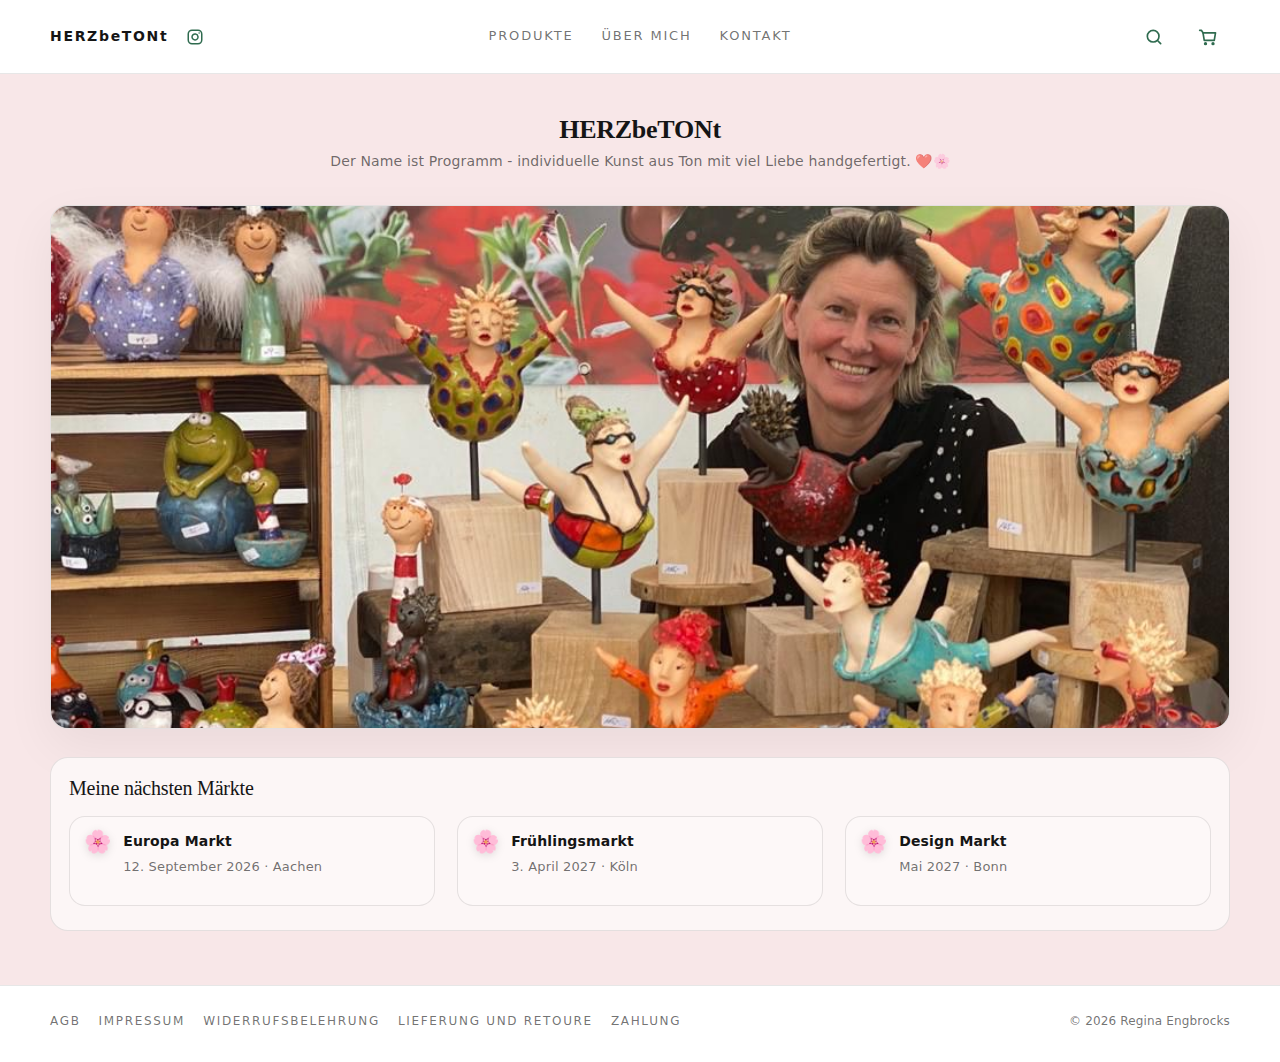
<file: index.html>
<!doctype html>
<html lang="de">
<head>
  <meta charset="utf-8" />
  <meta name="viewport" content="width=device-width,initial-scale=1" />
  <title>Regina Engbrocks</title>
  <link rel="stylesheet" href="style.css">
</head>

<body>
  <header class="nav" role="banner">
    <div class="container nav-inner">
      <div class="brand">
        <a class="brand-link" href="#">
          <span>HERZbeTONt</span>
        </a>

        <a class="social social-instagram" href="https://www.instagram.com/herzbetont/?hl=de" target="_blank" rel="noopener noreferrer" aria-label="Instagram">
          <svg class="icon" viewBox="0 0 24 24" fill="none" stroke-width="2" stroke-linecap="round" stroke-linejoin="round" aria-hidden="true">
            <rect x="3" y="3" width="18" height="18" rx="5" ry="5"></rect>
            <path d="M16 11.37A4 4 0 1 1 12.63 8 4 4 0 0 1 16 11.37z"></path>
            <line x1="17.5" y1="6.5" x2="17.5" y2="6.5"></line>
          </svg>
        </a>
      </div>

      <nav class="menu" aria-label="Hauptnavigation">
         <a href="produkte.html">Produkte</a>
         <a href="uebermich.html">Über mich</a>
         <a href="kontakt.html">Kontakt</a>
      </nav>

      <div class="actions">
        <button class="icon-btn" type="button" aria-label="Suche öffnen" onclick="openSearch()">
          <!-- Search icon -->
          <svg class="icon" viewBox="0 0 24 24" fill="none" stroke-width="2" stroke-linecap="round" stroke-linejoin="round" aria-hidden="true">
            <circle cx="11" cy="11" r="7"></circle>
            <path d="M20 20l-3.2-3.2"></path>
          </svg>
        </button>

        <button class="icon-btn badge" data-count="0" type="button" aria-label="Warenkorb öffnen" onclick="openCart()">
          <!-- Cart icon -->
          <svg class="icon" viewBox="0 0 24 24" fill="none" stroke-width="2" stroke-linecap="round" stroke-linejoin="round" aria-hidden="true">
            <path d="M6 7h15l-1.5 9h-12z"></path>
            <path d="M6 7l-2-3H2"></path>
            <circle cx="9" cy="20" r="1"></circle>
            <circle cx="18" cy="20" r="1"></circle>
          </svg>
        </button>
      </div>
    </div>
  </header>

  <main>
    <div class="intro">
    <h1>HERZbeTONt</h1>
    <p>Der Name ist Programm - individuelle Kunst aus Ton mit viel Liebe handgefertigt. ❤️🌸 </p>
  </div>
    <!-- HERO -->
    <section class="hero" aria-label="Startbild">
      <div class="container">
        <div class="hero-card">
          <img class="hero-img" src="images/banner.jpg" alt="Banner" />
        </div>
      </div>
    </section>

    <!-- CARD: Demnächst -->
<section class="block" aria-label="Demnächst">
  <div class="container">
    <div class="card card-wide">
      <h2 class="card-title">Meine nächsten Märkte</h2>

      <div class="htimeline" aria-label="Nächste Termine">

        <div class="h-item">
          <div class="h-icon" aria-hidden="true">
            🌸
          </div>
          <div class="h-content">
            <div class="h-title">Europa Markt</div>
            <div class="h-meta">12. September 2026 · Aachen</div>
          </div>
        </div>

        <div class="h-item">
          <div class="h-icon" aria-hidden="true">
            🌸
          </div>
          <div class="h-content">
            <div class="h-title">Frühlingsmarkt</div>
            <div class="h-meta">3. April 2027 · Köln</div>
          </div>
        </div>

        <div class="h-item">
          <div class="h-icon" aria-hidden="true">
            🌸
          </div>
          <div class="h-content">
            <div class="h-title">Design Markt</div>
            <div class="h-meta">Mai 2027 · Bonn</div>
          </div>
        </div>

      </div>
    </div>
  </div>
</section>


  <!-- FOOTER -->
  <footer class="footer" role="contentinfo">
    <div class="container footer-inner">
      <nav class="footer-links" aria-label="Rechtliches">
        <a href="docs/agb.pdf" target="_blank" rel="noopener noreferrer">AGB</a>
        <a href="impressum.html">Impressum</a>
        <a href="docs/widerrufsbelehrung.pdf" target="_blank" rel="noopener noreferrer">Widerrufsbelehrung</a>
        <a href="lieferung.html">Lieferung und Retoure</a>
        <a href="zahlung.html">Zahlung</a>
      </nav>
      <div class="footer-meta">
        <span>© <span id="year"></span> Regina Engbrocks</span>
      </div>
    </div>
  </footer>

  <!-- SEARCH OVERLAY (optional) -->
  <div id="searchOverlay" class="overlay" role="dialog" aria-modal="true" aria-label="Suche">
    <div class="modal" onclick="event.stopPropagation()">
      <div class="modal-head">
        <div class="modal-title">Suche</div>
        <button class="x" type="button" aria-label="Schließen" onclick="closeSearch()">
          <svg viewBox="0 0 24 24" fill="none" stroke-width="2" stroke-linecap="round" aria-hidden="true">
            <path d="M6 6l12 12M18 6L6 18"></path>
          </svg>
        </button>
      </div>
      <div class="modal-body">
        <div class="search-row">
          <input id="searchInput" type="search" placeholder="Suchen…" />
          <button class="btn primary" type="button" onclick="fakeSearch()">Suchen</button>
        </div>
      </div>
    </div>
  </div>

  <!-- CART DRAWER (optional) -->
  <aside id="cartDrawer" class="drawer" aria-label="Warenkorb" aria-hidden="true">
    <div class="drawer-head">
      <div class="drawer-title">Warenkorb</div>
      <button class="x" type="button" aria-label="Schließen" onclick="closeCart()">
        <svg viewBox="0 0 24 24" fill="none" stroke-width="2" stroke-linecap="round" aria-hidden="true">
          <path d="M6 6l12 12M18 6L6 18"></path>
        </svg>
      </button>
    </div>
    <div class="drawer-body">
      Noch leer.
    </div>
  </aside>

  <script>
    // Footer year
    document.getElementById("year").textContent = new Date().getFullYear();

    // Search overlay
    function openSearch(){
      const o = document.getElementById("searchOverlay");
      o.classList.add("open");
      setTimeout(() => document.getElementById("searchInput")?.focus(), 0);
    }
    function closeSearch(){
      document.getElementById("searchOverlay").classList.remove("open");
    }
    document.getElementById("searchOverlay").addEventListener("click", closeSearch);

    // Cart drawer
    function openCart(){
      const d = document.getElementById("cartDrawer");
      d.classList.add("open");
      d.setAttribute("aria-hidden", "false");
    }
    function closeCart(){
      const d = document.getElementById("cartDrawer");
      d.classList.remove("open");
      d.setAttribute("aria-hidden", "true");
    }

    // Esc closes overlays
    document.addEventListener("keydown", (e) => {
      if(e.key === "Escape"){
        closeSearch();
        closeCart();
      }
    });

    function fakeSearch(){
      const q = document.getElementById("searchInput").value.trim();
      if(!q) return;
      if(window.performSearch) window.performSearch(q);
      else closeSearch();
    }
  </script>
  <script src="cart.js"></script>
</body>
</html>
</file>
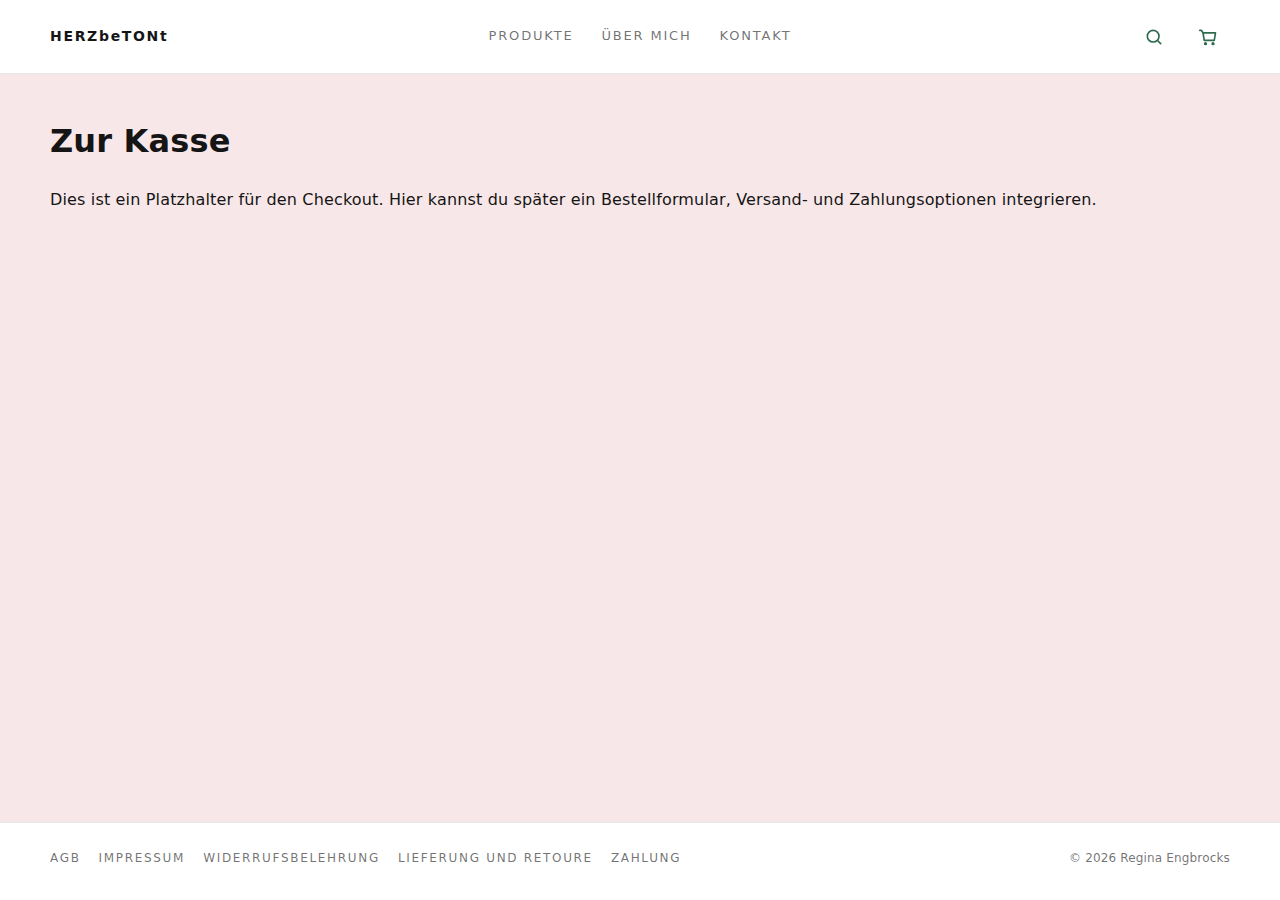
<file: checkout.html>
<!doctype html>
<html lang="de">
<head>
  <meta charset="utf-8" />
  <meta name="viewport" content="width=device-width,initial-scale=1" />
  <title>Zur Kasse – HERZbeTONt</title>
  <link rel="stylesheet" href="style.css">
</head>
<body>
  <header class="nav" role="banner">
    <div class="container nav-inner">
      <a class="brand" href="index.html"><span>HERZbeTONt</span></a>
      <nav class="menu" aria-label="Hauptnavigation">
        <a href="produkte.html">Produkte</a>
        <a href="uebermich.html">Über mich</a>
        <a href="kontakt.html">Kontakt</a>
      </nav>
      <div class="actions">
        <button class="icon-btn" type="button" aria-label="Suche öffnen" onclick="openSearch()">
          <svg class="icon" viewBox="0 0 24 24" fill="none" stroke-width="2" stroke-linecap="round" stroke-linejoin="round" aria-hidden="true">
            <circle cx="11" cy="11" r="7"></circle>
            <path d="M20 20l-3.2-3.2"></path>
          </svg>
        </button>
        <button class="icon-btn badge" data-count="0" type="button" aria-label="Warenkorb öffnen" onclick="openCart()">
          <svg class="icon" viewBox="0 0 24 24" fill="none" stroke-width="2" stroke-linecap="round" stroke-linejoin="round" aria-hidden="true">
            <path d="M6 7h15l-1.5 9h-12z"></path>
            <path d="M6 7l-2-3H2"></path>
            <circle cx="9" cy="20" r="1"></circle>
            <circle cx="18" cy="20" r="1"></circle>
          </svg>
        </button>
      </div>
    </div>
  </header>

  <main>
    <div class="container">
      <h1>Zur Kasse</h1>
      <p>Dies ist ein Platzhalter für den Checkout. Hier kannst du später ein Bestellformular, Versand- und Zahlungsoptionen integrieren.</p>
    </div>
  </main>

  <footer class="footer" role="contentinfo">
    <div class="container footer-inner">
      <nav class="footer-links" aria-label="Rechtliches">
        <a href="docs/agb.pdf" target="_blank" rel="noopener noreferrer">AGB</a>
        <a href="impressum.html">Impressum</a>
        <a href="docs/widerrufsbelehrung.pdf" target="_blank" rel="noopener noreferrer">Widerrufsbelehrung</a>
        <a href="lieferung.html">Lieferung und Retoure</a>
        <a href="zahlung.html">Zahlung</a>
      </nav>
      <div class="footer-meta">
        <span>© <span id="year"></span> Regina Engbrocks</span>
      </div>
    </div>
  </footer>

  <script>document.getElementById('year').textContent = new Date().getFullYear();</script>
  <script src="cart.js"></script>
</body>
</html>
</file>
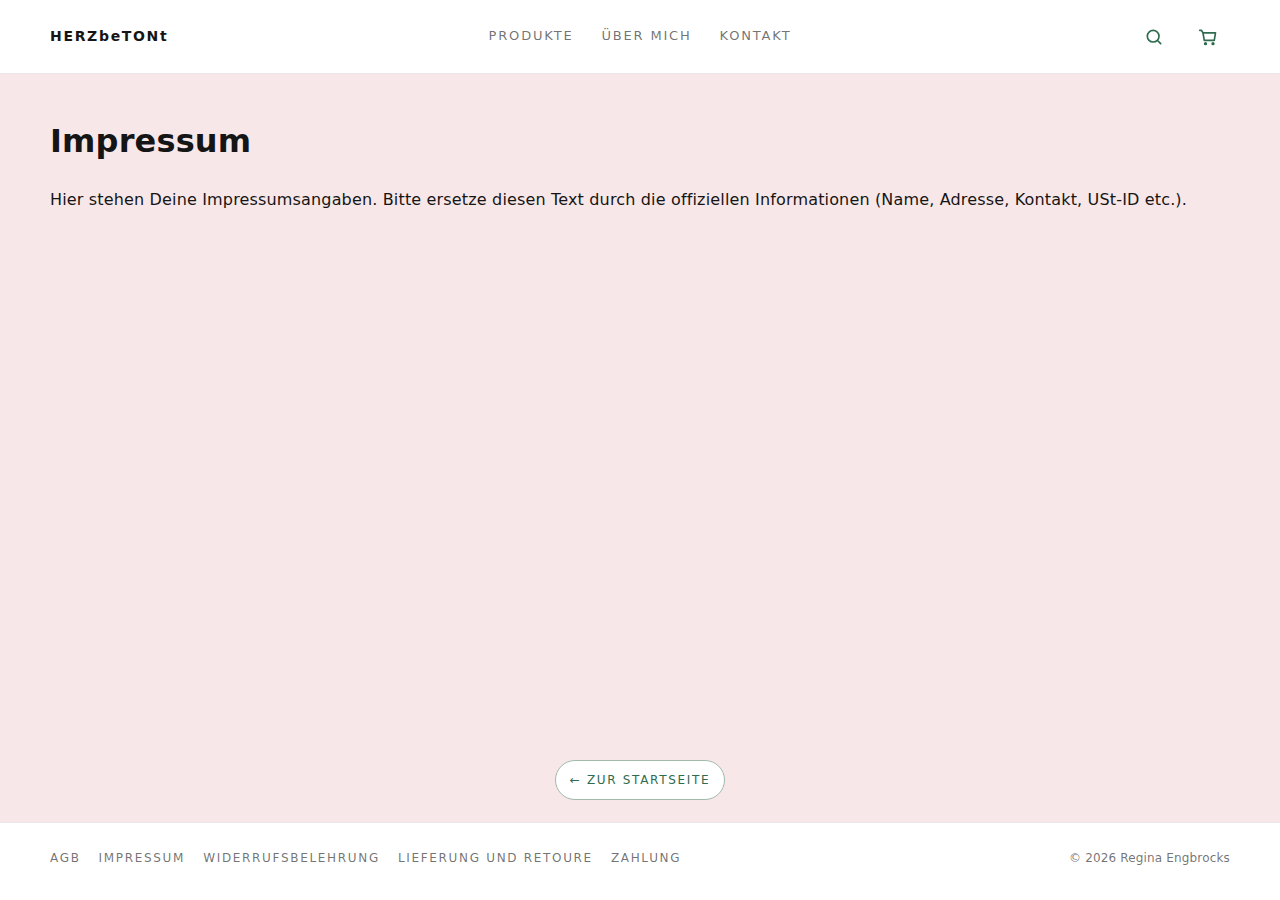
<file: impressum.html>
<!doctype html>
<html lang="de">
<head>
  <meta charset="utf-8" />
  <meta name="viewport" content="width=device-width,initial-scale=1" />
  <title>Impressum – HERZbeTONt</title>
  <link rel="stylesheet" href="style.css">
</head>
<body>
  <header class="nav" role="banner">
    <div class="container nav-inner">
      <a class="brand" href="index.html"><span>HERZbeTONt</span></a>
      <nav class="menu" aria-label="Hauptnavigation">
        <a href="produkte.html">Produkte</a>
        <a href="uebermich.html">Über mich</a>
        <a href="kontakt.html">Kontakt</a>
      </nav>
      <div class="actions">
        <button class="icon-btn" type="button" aria-label="Suche öffnen" onclick="openSearch()">
          <svg class="icon" viewBox="0 0 24 24" fill="none" stroke-width="2" stroke-linecap="round" stroke-linejoin="round" aria-hidden="true">
            <circle cx="11" cy="11" r="7"></circle>
            <path d="M20 20l-3.2-3.2"></path>
          </svg>
        </button>
        <button class="icon-btn badge" data-count="0" type="button" aria-label="Warenkorb öffnen" onclick="openCart()">
          <svg class="icon" viewBox="0 0 24 24" fill="none" stroke-width="2" stroke-linecap="round" stroke-linejoin="round" aria-hidden="true">
            <path d="M6 7h15l-1.5 9h-12z"></path>
            <path d="M6 7l-2-3H2"></path>
            <circle cx="9" cy="20" r="1"></circle>
            <circle cx="18" cy="20" r="1"></circle>
          </svg>
        </button>
      </div>
    </div>
  </header>

  <main>
    <div class="container">
      <h1>Impressum</h1>
      <p>Hier stehen Deine Impressumsangaben. Bitte ersetze diesen Text durch die offiziellen Informationen (Name, Adresse, Kontakt, USt-ID etc.).</p>
    </div>
    <div class="back-home">
      <a class="btn" href="index.html" aria-label="Zurück zur Startseite">
        ← Zur Startseite
      </a>
    </div>
  </main>

  <footer class="footer" role="contentinfo">
    <div class="container footer-inner">
      <nav class="footer-links" aria-label="Rechtliches">
        <a href="docs/agb.pdf" target="_blank" rel="noopener noreferrer">AGB</a>
        <a href="impressum.html">Impressum</a>
        <a href="docs/widerrufsbelehrung.pdf" target="_blank" rel="noopener noreferrer">Widerrufsbelehrung</a>
        <a href="lieferung.html">Lieferung und Retoure</a>
        <a href="zahlung.html">Zahlung</a>
      </nav>
      <div class="footer-meta">
        <span>© <span id="year"></span> Regina Engbrocks</span>
      </div>
    </div>
  </footer>

  <script>document.getElementById("year").textContent = new Date().getFullYear();</script>
  <script src="cart.js"></script>
</body>
</html>
</file>
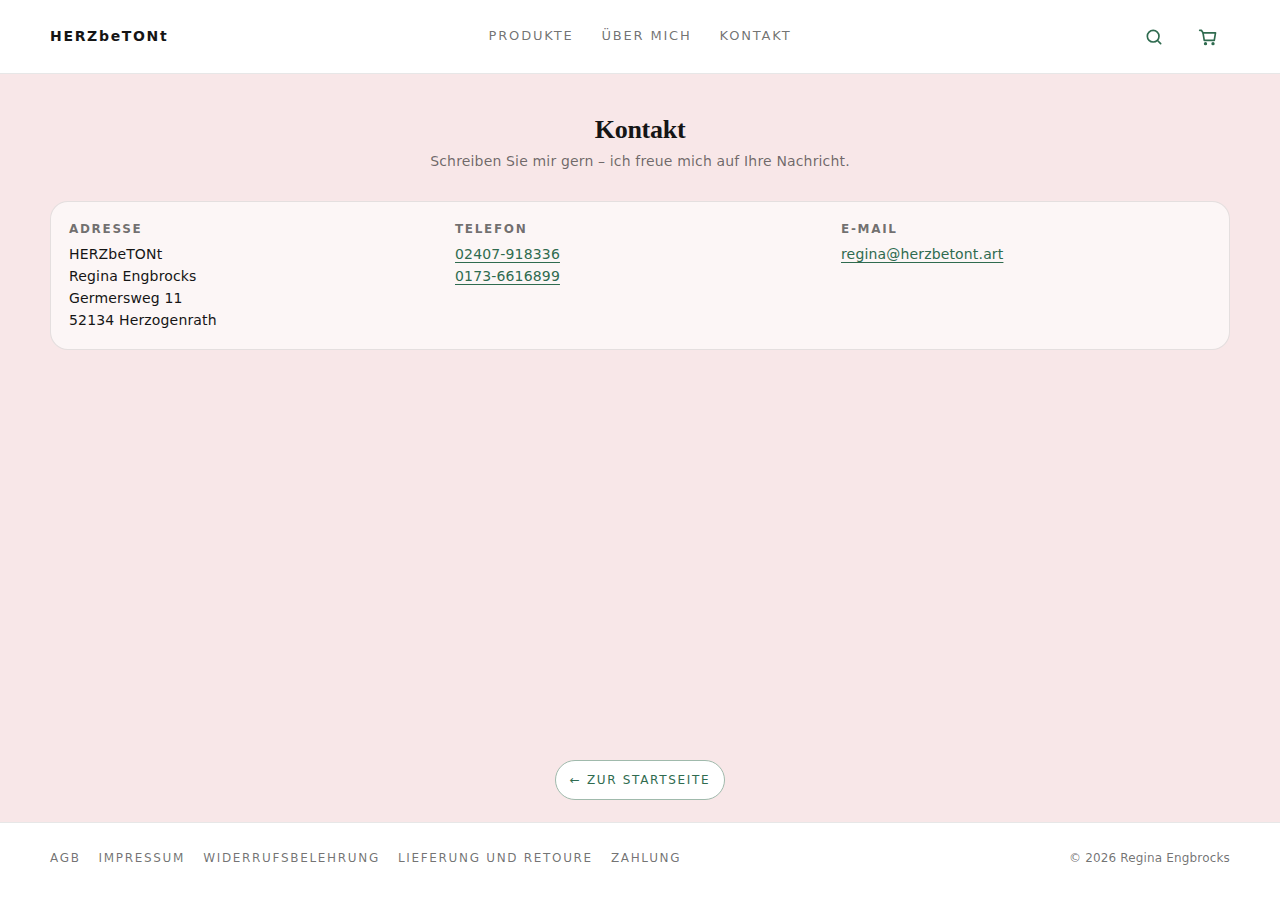
<file: kontakt.html>
<!doctype html>
<html lang="de">
<head>
  <meta charset="utf-8" />
  <meta name="viewport" content="width=device-width,initial-scale=1" />
  <title>Kontakt – Regina Engbrocks</title>
  <link rel="stylesheet" href="style.css">
</head>

<body>
  <!-- NAV (same as homepage) -->
  <header class="nav" role="banner">
    <div class="container nav-inner">
      <a class="brand" href="index.html">
        <span>HERZbeTONt</span>
      </a>

      <nav class="menu" aria-label="Hauptnavigation">
        <a href="produkte.html">Produkte</a>
        <a href="uebermich.html">Über mich</a>
        <a href="kontakt.html">Kontakt</a>
      </nav>

      <div class="actions">
        <button class="icon-btn" type="button" aria-label="Suche öffnen" onclick="openSearch()">
          <svg class="icon" viewBox="0 0 24 24" fill="none" stroke-width="2" stroke-linecap="round" stroke-linejoin="round" aria-hidden="true">
            <circle cx="11" cy="11" r="7"></circle>
            <path d="M20 20l-3.2-3.2"></path>
          </svg>
        </button>

        <button class="icon-btn badge" data-count="0" type="button" aria-label="Warenkorb öffnen" onclick="openCart()">
          <svg class="icon" viewBox="0 0 24 24" fill="none" stroke-width="2" stroke-linecap="round" stroke-linejoin="round" aria-hidden="true">
            <path d="M6 7h15l-1.5 9h-12z"></path>
            <path d="M6 7l-2-3H2"></path>
            <circle cx="9" cy="20" r="1"></circle>
            <circle cx="18" cy="20" r="1"></circle>
          </svg>
        </button>
      </div>
    </div>
  </header>

  <main>
    <!-- page intro -->
    <div class="intro">
      <h1>Kontakt</h1>
      <p>Schreiben Sie mir gern – ich freue mich auf Ihre Nachricht.</p>
    </div>

    <!-- contact card -->
    <section class="block" aria-label="Kontaktinformationen">
      <div class="container">
        <div class="card contact-card">

          <div class="contact-grid">
            <div class="contact-block">
              <h3>Adresse</h3>
              <p>
                HERZbeTONt<br>
                Regina Engbrocks<br>
                Germersweg 11<br>
                52134 Herzogenrath
              </p>
            </div>

            <div class="contact-block">
              <h3>Telefon</h3>
              <p class="contact-links">
                <a href="tel:+492407918336">02407-918336</a><br>
                <a href="tel:+491736616899">0173-6616899</a>
              </p>
            </div>

            <div class="contact-block">
              <h3>E-Mail</h3>
              <p class="contact-links">
                <a href="mailto:regina@herzbetont.art">regina@herzbetont.art</a>
              </p>
            </div>
          </div>
        </div>
      </div>
    </section>
        <!-- back to home -->
    <div class="back-home">
      <a class="btn" href="index.html" aria-label="Zurück zur Startseite">
        ← Zur Startseite
      </a>
    </div>
  </main>

  <!-- FOOTER (same as homepage) -->
  <footer class="footer" role="contentinfo">
    <div class="container footer-inner">
      <nav class="footer-links" aria-label="Rechtliches">
        <a href="docs/agb.pdf" target="_blank" rel="noopener noreferrer">AGB</a>
        <a href="impressum.html">Impressum</a>
        <a href="docs/widerrufsbelehrung.pdf" target="_blank" rel="noopener noreferrer">Widerrufsbelehrung</a>
        <a href="lieferung.html">Lieferung und Retoure</a>
        <a href="zahlung.html">Zahlung</a>
      </nav>
      <div class="footer-meta">
        <span>© <span id="year"></span> Regina Engbrocks</span>
      </div>
    </div>
  </footer>

  <!-- SEARCH OVERLAY -->
  <div id="searchOverlay" class="overlay" role="dialog" aria-modal="true" aria-label="Suche">
    <div class="modal" onclick="event.stopPropagation()">
      <div class="modal-head">
        <div class="modal-title">Suche</div>
        <button class="x" type="button" aria-label="Schließen" onclick="closeSearch()">
          <svg viewBox="0 0 24 24" fill="none" stroke-width="2" stroke-linecap="round" aria-hidden="true">
            <path d="M6 6l12 12M18 6L6 18"></path>
          </svg>
        </button>
      </div>
      <div class="modal-body">
        <div class="search-row">
          <input id="searchInput" type="search" placeholder="Suchen…" />
          <button class="btn primary" type="button" onclick="fakeSearch()">Suchen</button>
        </div>
      </div>
    </div>
  </div>

  <!-- CART DRAWER -->
  <aside id="cartDrawer" class="drawer" aria-label="Warenkorb" aria-hidden="true">
    <div class="drawer-head">
      <div class="drawer-title">Warenkorb</div>
      <button class="x" type="button" aria-label="Schließen" onclick="closeCart()">
        <svg viewBox="0 0 24 24" fill="none" stroke-width="2" stroke-linecap="round" aria-hidden="true">
          <path d="M6 6l12 12M18 6L6 18"></path>
        </svg>
      </button>
    </div>
    <div class="drawer-body">
      Noch leer.
    </div>
  </aside>

  <script>
    // Footer year
    document.getElementById("year").textContent = new Date().getFullYear();

    // Search overlay
    function openSearch(){
      const o = document.getElementById("searchOverlay");
      o.classList.add("open");
      setTimeout(() => document.getElementById("searchInput")?.focus(), 0);
    }
    function closeSearch(){
      document.getElementById("searchOverlay").classList.remove("open");
    }
    document.getElementById("searchOverlay").addEventListener("click", closeSearch);

    // Cart drawer
    function openCart(){
      const d = document.getElementById("cartDrawer");
      d.classList.add("open");
      d.setAttribute("aria-hidden", "false");
    }
    function closeCart(){
      const d = document.getElementById("cartDrawer");
      d.classList.remove("open");
      d.setAttribute("aria-hidden", "true");
    }

    // Esc closes overlays
    document.addEventListener("keydown", (e) => {
      if(e.key === "Escape"){
        closeSearch();
        closeCart();
      }
    });

    function fakeSearch(){
      const q = document.getElementById("searchInput").value.trim();
      if(!q) return;
      if(window.performSearch) window.performSearch(q);
      else closeSearch();
    }
  </script>
</body>
</html>
</file>
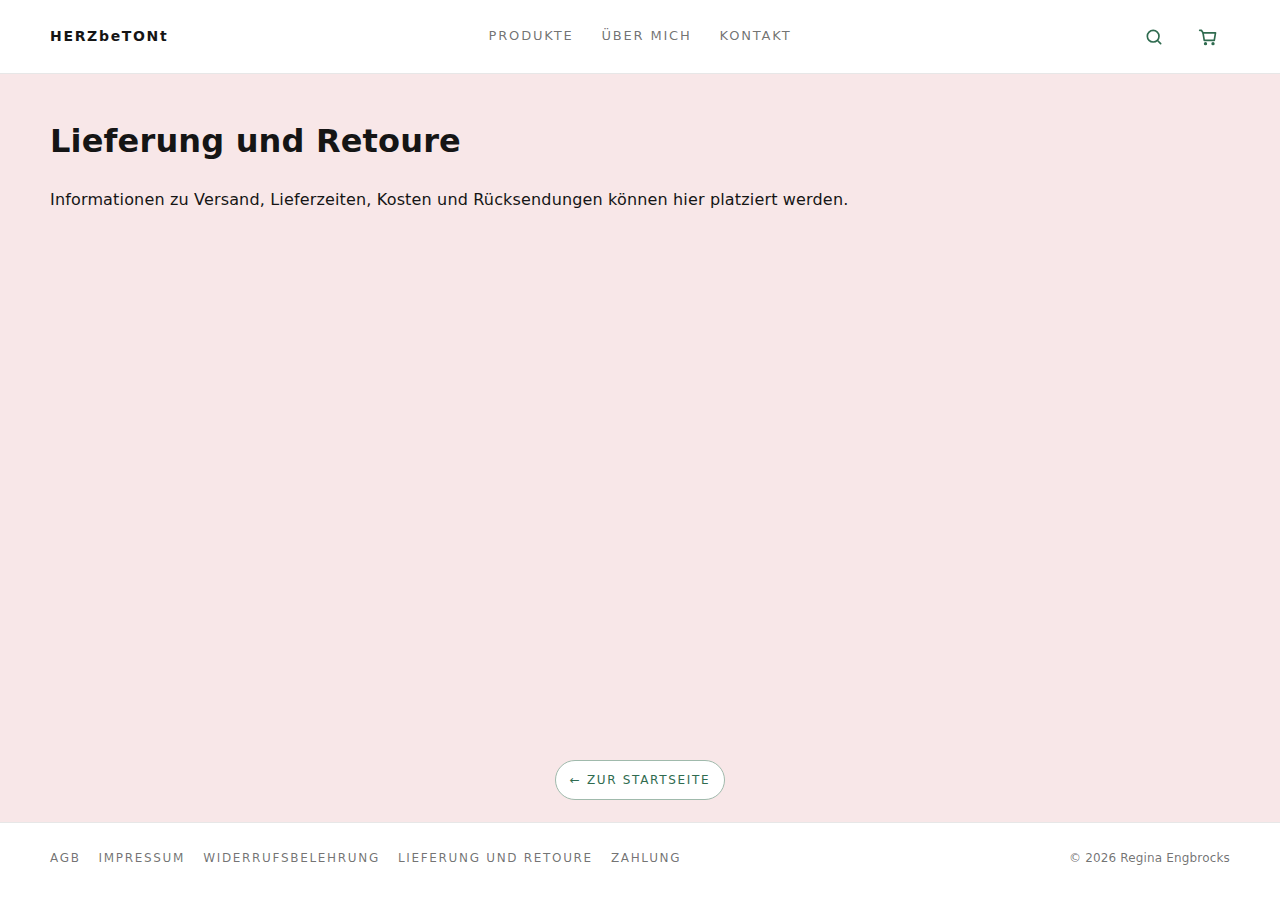
<file: lieferung.html>
<!doctype html>
<html lang="de">
<head>
  <meta charset="utf-8" />
  <meta name="viewport" content="width=device-width,initial-scale=1" />
  <title>Lieferung und Retoure – HERZbeTONt</title>
  <link rel="stylesheet" href="style.css">
</head>
<body>
  <header class="nav" role="banner">
    <div class="container nav-inner">
      <a class="brand" href="index.html"><span>HERZbeTONt</span></a>
      <nav class="menu" aria-label="Hauptnavigation">
        <a href="produkte.html">Produkte</a>
        <a href="uebermich.html">Über mich</a>
        <a href="kontakt.html">Kontakt</a>
      </nav>
      <div class="actions">
        <button class="icon-btn" type="button" aria-label="Suche öffnen" onclick="openSearch()">
          <svg class="icon" viewBox="0 0 24 24" fill="none" stroke-width="2" stroke-linecap="round" stroke-linejoin="round" aria-hidden="true">
            <circle cx="11" cy="11" r="7"></circle>
            <path d="M20 20l-3.2-3.2"></path>
          </svg>
        </button>
        <button class="icon-btn badge" data-count="0" type="button" aria-label="Warenkorb öffnen" onclick="openCart()">
          <svg class="icon" viewBox="0 0 24 24" fill="none" stroke-width="2" stroke-linecap="round" stroke-linejoin="round" aria-hidden="true">
            <path d="M6 7h15l-1.5 9h-12z"></path>
            <path d="M6 7l-2-3H2"></path>
            <circle cx="9" cy="20" r="1"></circle>
            <circle cx="18" cy="20" r="1"></circle>
          </svg>
        </button>
      </div>
    </div>
  </header>

  <main>
    <div class="container">
      <h1>Lieferung und Retoure</h1>
      <p>Informationen zu Versand, Lieferzeiten, Kosten und Rücksendungen können hier platziert werden.</p>
    </div>
    <div class="back-home">
      <a class="btn" href="index.html" aria-label="Zurück zur Startseite">
        ← Zur Startseite
      </a>
    </div>
  </main>

  <footer class="footer" role="contentinfo">
    <div class="container footer-inner">
      <nav class="footer-links" aria-label="Rechtliches">
        <a href="docs/agb.pdf" target="_blank" rel="noopener noreferrer">AGB</a>
        <a href="impressum.html">Impressum</a>
        <a href="docs/widerrufsbelehrung.pdf" target="_blank" rel="noopener noreferrer">Widerrufsbelehrung</a>
        <a href="lieferung.html">Lieferung und Retoure</a>
        <a href="zahlung.html">Zahlung</a>
      </nav>
      <div class="footer-meta">
        <span>© <span id="year"></span> Regina Engbrocks</span>
      </div>
    </div>
  </footer>

  <script>document.getElementById("year").textContent = new Date().getFullYear();</script>
  <script src="cart.js"></script>
</body>
</html>
</file>
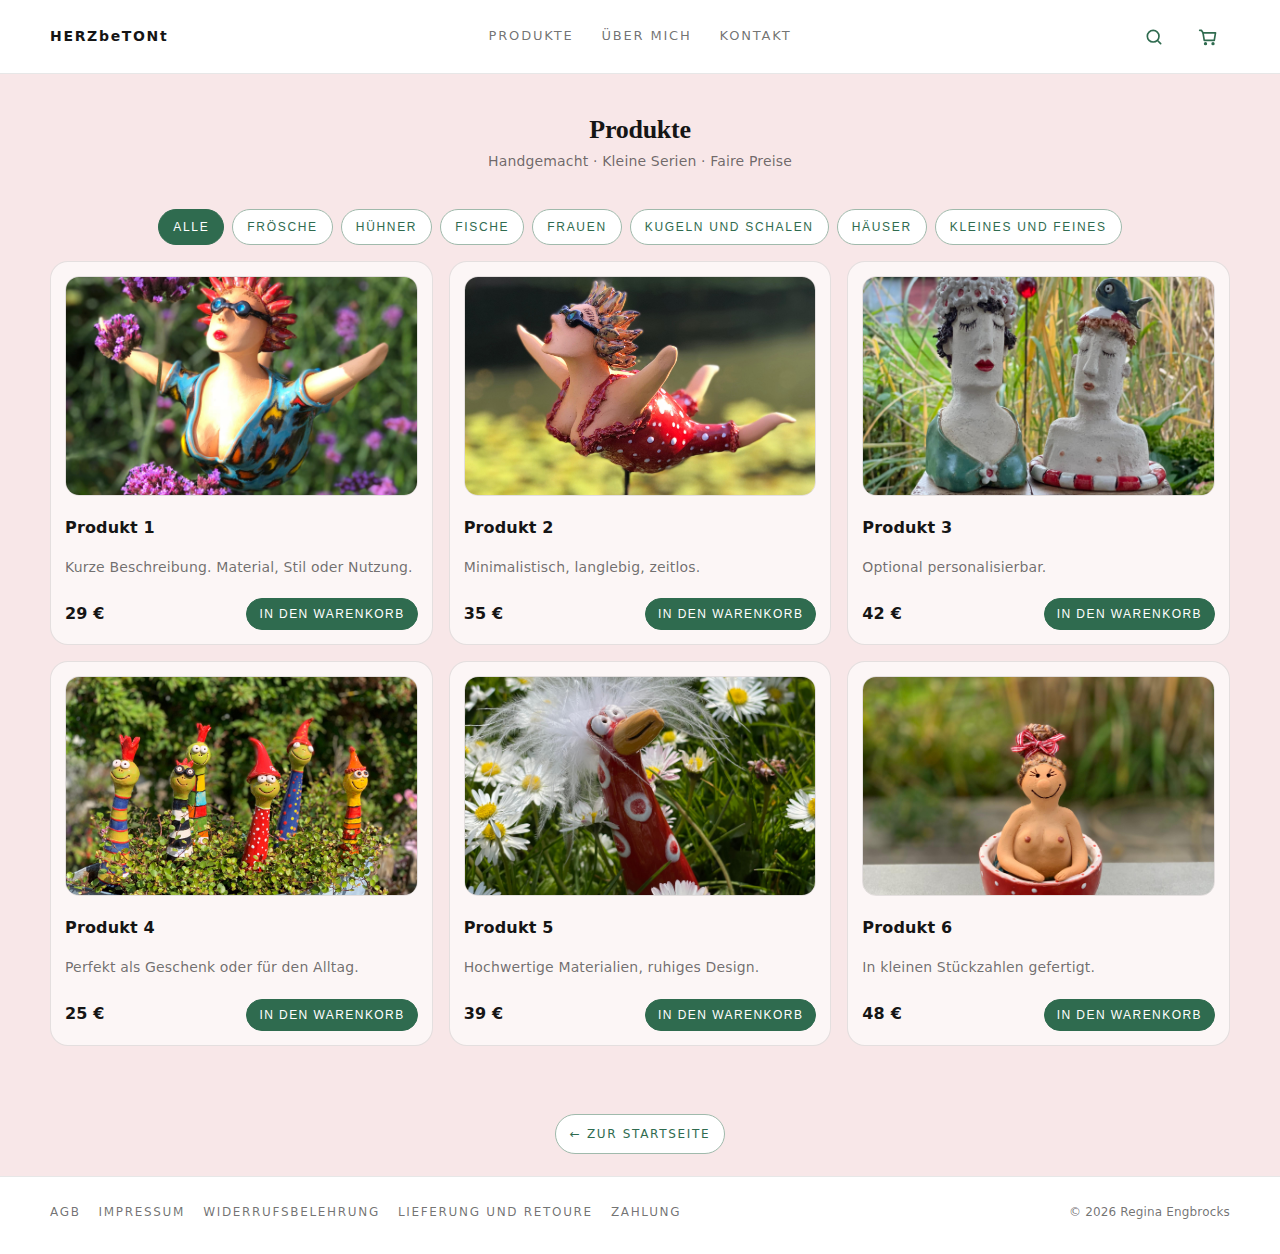
<file: produkte.html>
<!doctype html>
<html lang="de">
<head>
  <meta charset="utf-8" />
  <meta name="viewport" content="width=device-width,initial-scale=1" />
  <title>Produkte – Regina Engbrocks</title>
  <link rel="stylesheet" href="style.css">
</head>

<body>
  <!-- NAV (same as homepage) -->
  <header class="nav" role="banner">
    <div class="container nav-inner">
      <a class="brand" href="index.html">
        <span>HERZbeTONt</span>
      </a>

      <nav class="menu" aria-label="Hauptnavigation">
        <a href="produkte.html">Produkte</a>
        <a href="uebermich.html">Über mich</a>
        <a href="kontakt.html">Kontakt</a>
      </nav>

      <div class="actions">
        <button class="icon-btn" type="button" aria-label="Suche öffnen" onclick="openSearch()">
          <svg class="icon" viewBox="0 0 24 24" fill="none" stroke-width="2" stroke-linecap="round" stroke-linejoin="round" aria-hidden="true">
            <circle cx="11" cy="11" r="7"></circle>
            <path d="M20 20l-3.2-3.2"></path>
          </svg>
        </button>

        <button class="icon-btn badge" data-count="0" type="button" aria-label="Warenkorb öffnen" onclick="openCart()">
          <svg class="icon" viewBox="0 0 24 24" fill="none" stroke-width="2" stroke-linecap="round" stroke-linejoin="round" aria-hidden="true">
            <path d="M6 7h15l-1.5 9h-12z"></path>
            <path d="M6 7l-2-3H2"></path>
            <circle cx="9" cy="20" r="1"></circle>
            <circle cx="18" cy="20" r="1"></circle>
          </svg>
        </button>
      </div>
    </div>
  </header>
  
  <main>
    <!-- page intro (same style family as homepage intro) -->
    <div class="intro">
      <h1>Produkte</h1>
      <p>Handgemacht · Kleine Serien · Faire Preise</p>
    </div>

    <!-- products -->
    <section class="block" aria-label="Produkte">
      <div class="container">

        <!-- Category navigation for products -->
        <nav class="category-nav" aria-label="Produktkategorien">
          <button class="category-btn active" data-cat="all">Alle</button>
          <button class="category-btn" data-cat="frosche">Frösche</button>
          <button class="category-btn" data-cat="huehner">Hühner</button>
          <button class="category-btn" data-cat="fische">Fische</button>
          <button class="category-btn" data-cat="frauen">Frauen</button>
          <button class="category-btn" data-cat="kugeln-schalen">Kugeln und Schalen</button>
          <button class="category-btn" data-cat="haeuser">Häuser</button>
          <button class="category-btn" data-cat="kleines-feines">Kleines und Feines</button>
        </nav>

        <div class="product-grid">

          <article class="product-card" data-id="p1" data-cat="frosche">
            <img src="images/produkt1.jpg" alt="Produkt 1" />
            <h2>Produkt 1</h2>
            <p class="product-desc">Kurze Beschreibung. Material, Stil oder Nutzung.</p>
            <div class="product-card-footer">
              <span class="product-price">29 €</span>
              <button class="btn primary add-to-cart" type="button" data-id="p1" data-name="Produkt 1" data-price="29">In den Warenkorb</button>
            </div>
          </article>

          <article class="product-card" data-id="p2" data-cat="huehner">
            <img src="images/produkt2.jpg" alt="Produkt 2" />
            <h2>Produkt 2</h2>
            <p class="product-desc">Minimalistisch, langlebig, zeitlos.</p>
            <div class="product-card-footer">
              <span class="product-price">35 €</span>
              <button class="btn primary add-to-cart" type="button" data-id="p2" data-name="Produkt 2" data-price="35">In den Warenkorb</button>
            </div>
          </article>

          <article class="product-card" data-id="p3" data-cat="fische">
            <img src="images/produkt3.jpg" alt="Produkt 3" />
            <h2>Produkt 3</h2>
            <p class="product-desc">Optional personalisierbar.</p>
            <div class="product-card-footer">
              <span class="product-price">42 €</span>
              <button class="btn primary add-to-cart" type="button" data-id="p3" data-name="Produkt 3" data-price="42">In den Warenkorb</button>
            </div>
          </article>

          <article class="product-card" data-id="p4" data-cat="frauen">
            <img src="images/produkt4.jpg" alt="Produkt 4" />
            <h2>Produkt 4</h2>
            <p class="product-desc">Perfekt als Geschenk oder für den Alltag.</p>
            <div class="product-card-footer">
              <span class="product-price">25 €</span>
              <button class="btn primary add-to-cart" type="button" data-id="p4" data-name="Produkt 4" data-price="25">In den Warenkorb</button>
            </div>
          </article>

          <article class="product-card" data-id="p5" data-cat="kugeln-schalen">
            <img src="images/produkt5.jpg" alt="Produkt 5" />
            <h2>Produkt 5</h2>
            <p class="product-desc">Hochwertige Materialien, ruhiges Design.</p>
            <div class="product-card-footer">
              <span class="product-price">39 €</span>
              <button class="btn primary add-to-cart" type="button" data-id="p5" data-name="Produkt 5" data-price="39">In den Warenkorb</button>
            </div>
          </article>

          <article class="product-card" data-id="p6" data-cat="kleines-feines">
            <img src="images/produkt6.jpg" alt="Produkt 6" />
            <h2>Produkt 6</h2>
            <p class="product-desc">In kleinen Stückzahlen gefertigt.</p>
            <div class="product-card-footer">
              <span class="product-price">48 €</span>
              <button class="btn primary add-to-cart" type="button" data-id="p6" data-name="Produkt 6" data-price="48">In den Warenkorb</button>
            </div>
          </article>

        </div>
      </div>
    </section>
        <!-- back to home -->
    <div class="back-home">
      <a class="btn" href="index.html" aria-label="Zurück zur Startseite">
        ← Zur Startseite
      </a>
    </div>
  </main>

  <!-- FOOTER (same as homepage) -->
  <footer class="footer" role="contentinfo">
    <div class="container footer-inner">
      <nav class="footer-links" aria-label="Rechtliches">
        <a href="docs/agb.pdf" target="_blank" rel="noopener noreferrer">AGB</a>
        <a href="impressum.html">Impressum</a>
        <a href="docs/widerrufsbelehrung.pdf" target="_blank" rel="noopener noreferrer">Widerrufsbelehrung</a>
        <a href="lieferung.html">Lieferung und Retoure</a>
        <a href="zahlung.html">Zahlung</a>
      </nav>
      <div class="footer-meta">
        <span>© <span id="year"></span> Regina Engbrocks</span>
      </div>
    </div>
  </footer>

  <!-- SEARCH OVERLAY -->
  <div id="searchOverlay" class="overlay" role="dialog" aria-modal="true" aria-label="Suche">
    <div class="modal" onclick="event.stopPropagation()">
      <div class="modal-head">
        <div class="modal-title">Suche</div>
        <button class="x" type="button" aria-label="Schließen" onclick="closeSearch()">
          <svg viewBox="0 0 24 24" fill="none" stroke-width="2" stroke-linecap="round" aria-hidden="true">
            <path d="M6 6l12 12M18 6L6 18"></path>
          </svg>
        </button>
      </div>
      <div class="modal-body">
        <div class="search-row">
          <input id="searchInput" type="search" placeholder="Suchen…" />
          <button class="btn primary" type="button" onclick="fakeSearch()">Suchen</button>
        </div>
      </div>
    </div>
  </div>

  <!-- CART DRAWER -->
  <aside id="cartDrawer" class="drawer" aria-label="Warenkorb" aria-hidden="true">
    <div class="drawer-head">
      <div class="drawer-title">Warenkorb</div>
      <button class="x" type="button" aria-label="Schließen" onclick="closeCart()">
        <svg viewBox="0 0 24 24" fill="none" stroke-width="2" stroke-linecap="round" aria-hidden="true">
          <path d="M6 6l12 12M18 6L6 18"></path>
        </svg>
      </button>
    </div>
    <div class="drawer-body">
      Noch leer.
    </div>
  </aside>

  <script>
    // Footer year
    document.getElementById("year").textContent = new Date().getFullYear();

    // Search overlay
    function openSearch(){
      const o = document.getElementById("searchOverlay");
      o.classList.add("open");
      setTimeout(() => document.getElementById("searchInput")?.focus(), 0);
    }
    function closeSearch(){
      document.getElementById("searchOverlay").classList.remove("open");
    }
    document.getElementById("searchOverlay").addEventListener("click", closeSearch);

    // Cart drawer
    function openCart(){
      const d = document.getElementById("cartDrawer");
      d.classList.add("open");
      d.setAttribute("aria-hidden", "false");
    }
    function closeCart(){
      const d = document.getElementById("cartDrawer");
      d.classList.remove("open");
      d.setAttribute("aria-hidden", "true");
    }

    // Esc closes overlays
    document.addEventListener("keydown", (e) => {
      if(e.key === "Escape"){
        closeSearch();
        closeCart();
      }
    });

    function fakeSearch(){
      const q = document.getElementById("searchInput").value.trim();
      if(!q) return;
      if(window.performSearch){ window.performSearch(q); }
      else { closeSearch(); }
    }
    
    // Category filtering
    document.addEventListener('click', (e) => {
      const cb = e.target.closest && e.target.closest('.category-btn');
      if(!cb) return;
      document.querySelectorAll('.category-btn').forEach(x=> x.classList.remove('active'));
      cb.classList.add('active');
      const cat = cb.getAttribute('data-cat');
      document.querySelectorAll('.product-card').forEach(card => {
        if(cat === 'all') card.style.display = '';
        else card.style.display = (card.getAttribute('data-cat') === cat) ? '' : 'none';
      });
    });

    // init
    
  </script>
  <script src="cart.js"></script>
</body>
</html>
</file>
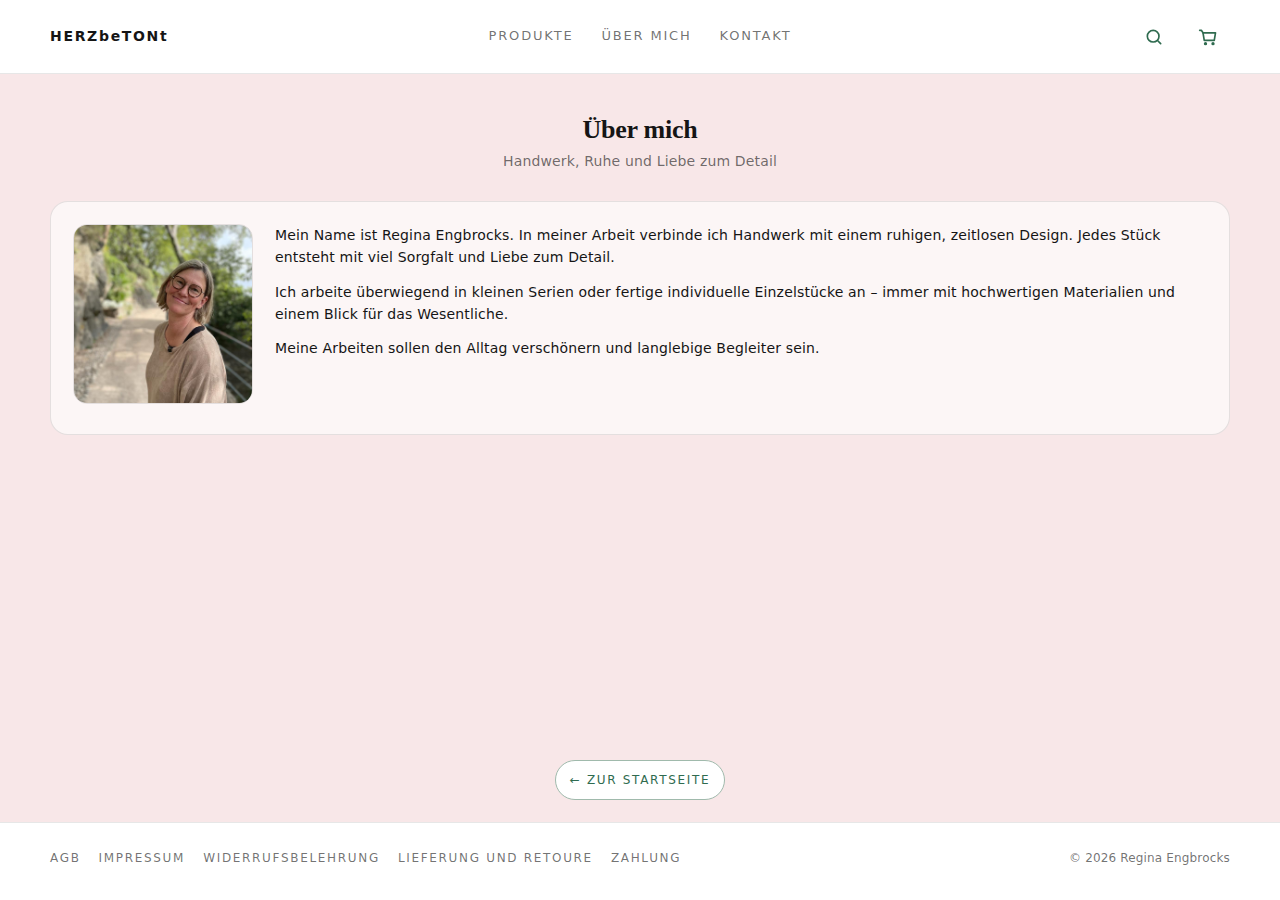
<file: uebermich.html>
<!doctype html>
<html lang="de">
<head>
  <meta charset="utf-8" />
  <meta name="viewport" content="width=device-width,initial-scale=1" />
  <title>Über mich – Regina Engbrocks</title>
  <link rel="stylesheet" href="style.css">
</head>

<body>
  <!-- NAV -->
  <header class="nav" role="banner">
    <div class="container nav-inner">
      <a class="brand" href="index.html">
        <span>HERZbeTONt</span>
      </a>

      <nav class="menu" aria-label="Hauptnavigation">
        <a href="produkte.html">Produkte</a>
        <a href="uebermich.html">Über mich</a>
        <a href="kontakt.html">Kontakt</a>
      </nav>

      <div class="actions">
        <button class="icon-btn" type="button" aria-label="Suche öffnen" onclick="openSearch()">
          <svg class="icon" viewBox="0 0 24 24" fill="none" stroke-width="2" stroke-linecap="round" stroke-linejoin="round" aria-hidden="true">
            <circle cx="11" cy="11" r="7"></circle>
            <path d="M20 20l-3.2-3.2"></path>
          </svg>
        </button>

        <button class="icon-btn badge" data-count="0" type="button" aria-label="Warenkorb öffnen" onclick="openCart()">
          <svg class="icon" viewBox="0 0 24 24" fill="none" stroke-width="2" stroke-linecap="round" stroke-linejoin="round" aria-hidden="true">
            <path d="M6 7h15l-1.5 9h-12z"></path>
            <path d="M6 7l-2-3H2"></path>
            <circle cx="9" cy="20" r="1"></circle>
            <circle cx="18" cy="20" r="1"></circle>
          </svg>
        </button>
      </div>
    </div>
  </header>

  <main>
    <!-- Intro -->
    <div class="intro">
      <h1>Über mich</h1>
      <p>Handwerk, Ruhe und Liebe zum Detail</p>
    </div>

    <!-- About section -->
    <section class="block" aria-label="Über mich">
      <div class="container">
        <div class="card about-card">

          <div class="about-grid">
            <div class="about-image">
              <img src="images/regina.jpg" alt="Regina Engbrocks" />
            </div>

            <div class="about-text">
              <p>
                Mein Name ist Regina Engbrocks.  
                In meiner Arbeit verbinde ich Handwerk mit einem ruhigen,
                zeitlosen Design. Jedes Stück entsteht mit viel Sorgfalt
                und Liebe zum Detail.
              </p>

              <p>
                Ich arbeite überwiegend in kleinen Serien oder fertige
                individuelle Einzelstücke an – immer mit hochwertigen
                Materialien und einem Blick für das Wesentliche.
              </p>

              <p>
                Meine Arbeiten sollen den Alltag verschönern und
                langlebige Begleiter sein.
              </p>
            </div>
          </div>

        </div>
      </div>
    </section>
        <!-- back to home -->
    <div class="back-home">
      <a class="btn" href="index.html" aria-label="Zurück zur Startseite">
        ← Zur Startseite
      </a>
    </div>
  </main>

  <!-- FOOTER -->
  <footer class="footer" role="contentinfo">
    <div class="container footer-inner">
      <nav class="footer-links">
        <a href="docs/agb.pdf" target="_blank" rel="noopener noreferrer">AGB</a>
        <a href="impressum.html">Impressum</a>
        <a href="docs/widerrufsbelehrung.pdf" target="_blank" rel="noopener noreferrer">Widerrufsbelehrung</a>
        <a href="lieferung.html">Lieferung und Retoure</a>
        <a href="zahlung.html">Zahlung</a>
      </nav>
      <div class="footer-meta">
        <span>© <span id="year"></span> Regina Engbrocks</span>
      </div>
    </div>
  </footer>

  <script>
    document.getElementById("year").textContent = new Date().getFullYear();
  </script>
  <script src="cart.js"></script>
</body>
</html>
</file>
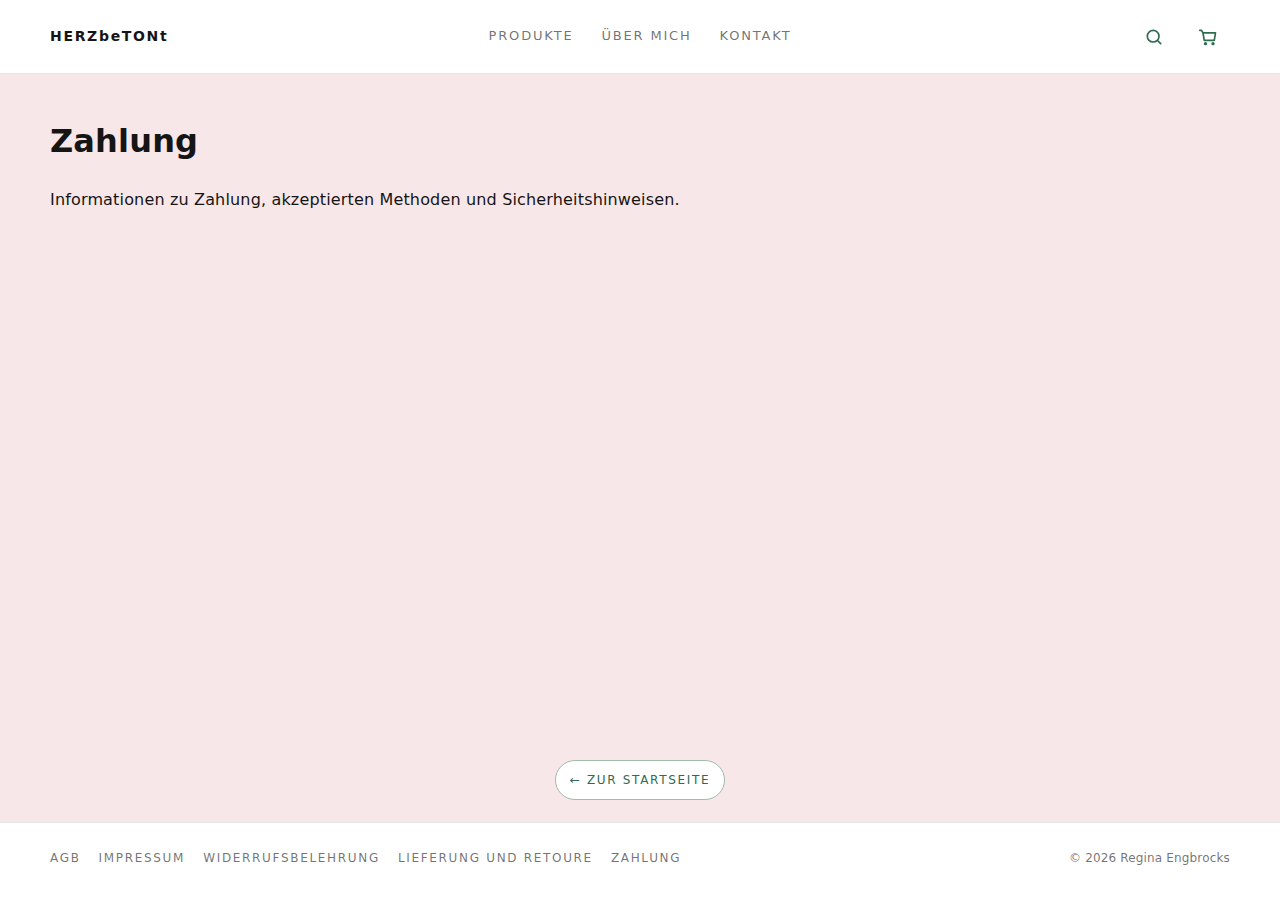
<file: zahlung.html>
<!doctype html>
<html lang="de">
<head>
  <meta charset="utf-8" />
  <meta name="viewport" content="width=device-width,initial-scale=1" />
  <title>Zahlung – HERZbeTONt</title>
  <link rel="stylesheet" href="style.css">
</head>
<body>
  <header class="nav" role="banner">
    <div class="container nav-inner">
      <a class="brand" href="index.html"><span>HERZbeTONt</span></a>
      <nav class="menu" aria-label="Hauptnavigation">
        <a href="produkte.html">Produkte</a>
        <a href="uebermich.html">Über mich</a>
        <a href="kontakt.html">Kontakt</a>
      </nav>
      <div class="actions">
        <button class="icon-btn" type="button" aria-label="Suche öffnen" onclick="openSearch()">
          <svg class="icon" viewBox="0 0 24 24" fill="none" stroke-width="2" stroke-linecap="round" stroke-linejoin="round" aria-hidden="true">
            <circle cx="11" cy="11" r="7"></circle>
            <path d="M20 20l-3.2-3.2"></path>
          </svg>
        </button>
        <button class="icon-btn badge" data-count="0" type="button" aria-label="Warenkorb öffnen" onclick="openCart()">
          <svg class="icon" viewBox="0 0 24 24" fill="none" stroke-width="2" stroke-linecap="round" stroke-linejoin="round" aria-hidden="true">
            <path d="M6 7h15l-1.5 9h-12z"></path>
            <path d="M6 7l-2-3H2"></path>
            <circle cx="9" cy="20" r="1"></circle>
            <circle cx="18" cy="20" r="1"></circle>
          </svg>
        </button>
      </div>
    </div>
  </header>

  <main>
    <div class="container">
      <h1>Zahlung</h1>
      <p>Informationen zu Zahlung, akzeptierten Methoden und Sicherheitshinweisen.</p>
    </div>
    <div class="back-home">
      <a class="btn" href="index.html" aria-label="Zurück zur Startseite">
        ← Zur Startseite
      </a>
    </div>
  </main>

  <footer class="footer" role="contentinfo">
    <div class="container footer-inner">
      <nav class="footer-links" aria-label="Rechtliches">
        <a href="docs/agb.pdf" target="_blank" rel="noopener noreferrer">AGB</a>
        <a href="impressum.html">Impressum</a>
        <a href="docs/widerrufsbelehrung.pdf" target="_blank" rel="noopener noreferrer">Widerrufsbelehrung</a>
        <a href="lieferung.html">Lieferung und Retoure</a>
        <a href="zahlung.html">Zahlung</a>
      </nav>
      <div class="footer-meta">
        <span>© <span id="year"></span> Regina Engbrocks</span>
      </div>
    </div>
  </footer>

  <script>document.getElementById("year").textContent = new Date().getFullYear();</script>
  <script src="cart.js"></script>
</body>
</html>
</file>
<file: style.css>
:root{
  --bg: #F8E7E8;          /* very light pastel red */
  --nav: #ffffff;
  --ink: #151515;
  --muted: rgba(21,21,21,.62);
  --hairline: rgba(21,21,21,.10);

  --accent: #2F6B4F;      /* green accents */
  --accentHover: #3C8A63;

  --max: 1180px;
  --navH: 74px;
  --radius: 18px;
}

*{ box-sizing: border-box; }
html, body { height: 100%; }

body{
  margin: 0;
  background: var(--bg);
  color: var(--ink);
  font: 16px/1.55 system-ui, -apple-system, Segoe UI, Roboto, Helvetica, Arial;
  letter-spacing: .01em;
  display: flex;
  flex-direction: column;
  min-height: 100vh;
}

a{ color: inherit; text-decoration: none; }
a:focus-visible, button:focus-visible, input:focus-visible{
  outline: 3px solid color-mix(in oklab, var(--accent) 55%, white);
  outline-offset: 3px;
  border-radius: 10px;
}

.container{
  width: min(var(--max), calc(100% - 40px));
  margin-inline: auto;
}

/* NAV */
.nav{
  position: fixed;
  inset: 0 0 auto 0;
  height: var(--navH);
  background: var(--nav);
  border-bottom: 1px solid var(--hairline);
  z-index: 1000;
}

/* Desktop layout */
.nav-inner{
  height: 100%;
  display: grid;
  grid-template-columns: 1fr auto 1fr;
  align-items: center;
  gap: 16px;
  min-width: 0;
}

.brand{
  display:flex;
  align-items:center;
  gap: 10px;
  font-weight: 650;
  letter-spacing: .12em;
  text-transform: none;
  font-size: 14px;
  font-weight: 700;
  white-space: nowrap;
  min-width: 0;
}

.brand-dot{
  width: 10px;
  height: 10px;
  border-radius: 999px;
  background: var(--accent);
  box-shadow: 0 0 0 4px color-mix(in oklab, var(--accent) 18%, transparent);
}

.menu{
  display:flex;
  align-items:center;
  justify-content: center;
  gap: 28px;
  min-width: 0;
}

.menu a{
  font-size: 13px;
  letter-spacing: .14em;
  text-transform: uppercase;
  color: var(--muted);
  padding: 10px 0;
  position: relative;
  white-space: nowrap;
}

.menu a::after{
  content:"";
  position:absolute;
  left:0; right:0; bottom: 6px;
  height: 1px;
  background: color-mix(in oklab, var(--accent) 70%, transparent);
  transform: scaleX(0);
  transform-origin: left;
  transition: transform 200ms ease;
}

.menu a:hover{ color: var(--ink); }
.menu a:hover::after{ transform: scaleX(1); }

.actions{
  display:flex;
  align-items:center;
  justify-content:flex-end;
  gap: 10px;
  min-width: 0;
}

.icon-btn{
  width: 44px;
  height: 44px;
  display:grid;
  place-items:center;
  border-radius: 999px;
  border: 1px solid transparent;
  background: transparent;
  cursor: pointer;
  transition: background 180ms ease, border-color 180ms ease, transform 180ms ease;
  position: relative; /* anchor badge */
}

.icon-btn:hover{
  background: color-mix(in oklab, var(--accent) 10%, white);
  border-color: color-mix(in oklab, var(--accent) 25%, white);
  transform: translateY(-1px);
}

.icon{
  width: 20px;
  height: 20px;
  stroke: var(--accent);
  pointer-events: none; /* ✅ helps mobile taps */
}

/* Social icon next to brand */
.social{
  display: inline-grid;
  place-items: center;
  width: 34px;
  height: 34px;
  border-radius: 999px;
  background: transparent;
  border: 1px solid transparent;
  transition: background 160ms ease, transform 160ms ease, border-color 160ms ease;
  color: var(--accent);
}
.social svg{
  width: 18px;
  height: 18px;
  stroke: var(--accent);
  fill: none;
  pointer-events: none;
}
.social:hover{
  background: color-mix(in oklab, var(--accent) 10%, white);
  border-color: color-mix(in oklab, var(--accent) 22%, white);
  transform: translateY(-1px);
}

.brand-link{ color: inherit; }

/* BADGE */
.badge::after{
  content: attr(data-count);
  position: absolute;
  top: -6px;
  right: -6px;
  min-width: 16px;
  height: 16px;
  padding: 0 4px;
  border-radius: 999px;
  background: var(--accent);
  color: white;
  display: grid;
  place-items: center;
  font-size: 11px;
  font-weight: 700;
  line-height: 1;
  box-shadow: 0 0 0 2px var(--nav);
}

.badge[data-count="0"]::after{
  display: none;
}

/* Page spacing under fixed nav */
main{
  padding-top: calc(var(--navH) + 22px);
  flex: 1 0 auto;
}

/* Make main a column flex container so children like .back-home can
   use margin-top: auto to sit near the footer on short pages */
main{
  display: flex;
  flex-direction: column;
}

/* HERO */
.hero{
  padding: 22px 0 10px;
}

.hero-card{
  border-radius: var(--radius);
  overflow: hidden;
  border: 1px solid var(--hairline);
  background: color-mix(in oklab, white 62%, var(--bg));
  box-shadow: 0 18px 50px rgba(0,0,0,.06);
}

.hero-img{
  width: 100%;
  height: clamp(360px, 58vh, 680px);
  object-fit: cover;
  display:block;
}

/* “Demnächst” block */
.block{
  padding: 18px 0 54px;
}

.card{
  border-radius: var(--radius);
  border: 1px solid var(--hairline);
  background: color-mix(in oklab, white 62%, var(--bg));
  padding: 18px;
}

.card-title{
  margin: 0 0 8px;
  font: 500 20px/1.2 ui-serif, Georgia, "Times New Roman", Times, serif;
  letter-spacing: -.01em;
}

.card-text{
  margin: 0;
  color: var(--muted);
  font-size: 14px;
  max-width: 75ch;
}

.list{
  margin: 12px 0 0;
  padding: 0;
  list-style: none;
  color: var(--muted);
  font-size: 14px;
}

/* FOOTER */
.footer{
  padding: 26px 0 32px;
  border-top: 1px solid var(--hairline);
  background: var(--nav);
}

.footer-inner{
  display:flex;
  align-items:center;
  justify-content:space-between;
  gap: 14px;
  flex-wrap: wrap;
}

.footer-links{
  display:flex;
  flex-wrap: wrap;
  gap: 18px;
}

.footer-links a{
  font-size: 12px;
  letter-spacing: .14em;
  text-transform: uppercase;
  color: var(--muted);
}

.footer-links a:hover{
  color: var(--ink);
  text-decoration: underline;
  text-underline-offset: 4px;
}

.footer-meta{
  font-size: 12px;
  color: var(--muted);
}

/* Search overlay */
.overlay{
  position: fixed;
  inset: 0;
  background: rgba(0,0,0,.35);
  display:none;
  z-index: 1100;
}
.overlay.open{ display:block; }

.modal{
  width: min(680px, calc(100% - 30px));
  margin: calc(var(--navH) + 28px) auto 0;
  background: white;
  border-radius: var(--radius);
  border: 1px solid var(--hairline);
  overflow:hidden;
  box-shadow: 0 26px 80px rgba(0,0,0,.18);
}

.modal-head{
  display:flex;
  align-items:center;
  justify-content:space-between;
  padding: 14px 16px;
  border-bottom: 1px solid var(--hairline);
}

.modal-title{
  font-size: 12px;
  letter-spacing: .14em;
  text-transform: uppercase;
  color: var(--muted);
}

.modal-body{
  padding: 14px 16px 16px;
}

.search-row{
  display:flex;
  gap: 10px;
  align-items:center;
}

.search-row input{
  flex: 1;
  height: 44px;
  border-radius: 12px;
  border: 1px solid var(--hairline);
  padding: 0 12px;
  font-size: 14px;
}

.btn{
  border: 1px solid color-mix(in oklab, var(--accent) 45%, white);
  background: white;
  color: var(--accent);
  padding: 10px 14px;
  border-radius: 999px;
  font-size: 12px;
  letter-spacing: .14em;
  text-transform: uppercase;
  cursor: pointer;
  transition: transform 180ms ease, background 180ms ease, border-color 180ms ease;
}

.btn:hover{
  transform: translateY(-1px);
  background: color-mix(in oklab, var(--accent) 8%, white);
  border-color: color-mix(in oklab, var(--accent) 65%, white);
}

.btn.primary{
  background: var(--accent);
  color: white;
  border-color: var(--accent);
}

.btn.primary:hover{
  background: var(--accentHover);
  border-color: var(--accentHover);
}

/* Cart drawer */
.drawer{
  position: fixed;
  top: 0; right: 0;
  width: min(380px, 92vw);
  height: 100%;
  background: white;
  border-left: 1px solid var(--hairline);
  transform: translateX(100%);
  transition: transform 240ms ease;
  z-index: 1200;
  display:flex;
  flex-direction: column;
}

.drawer.open{ transform: translateX(0); }

.drawer-head{
  height: var(--navH);
  display:flex;
  align-items:center;
  justify-content:space-between;
  padding: 0 14px;
  border-bottom: 1px solid var(--hairline);
}

.drawer-title{
  font-size: 12px;
  letter-spacing: .14em;
  text-transform: uppercase;
  color: var(--muted);
}

.drawer-body{
  padding: 14px;
  color: var(--muted);
  font-size: 14px;
}

.x{
  border: 1px solid var(--hairline);
  background: white;
  border-radius: 999px;
  width: 36px; height: 36px;
  display:grid;
  place-items:center;
  cursor:pointer;
}

.x svg{
  width: 16px;
  height: 16px;
  stroke: var(--accent);
  pointer-events: none;
}

/* 🌸 Horizontal timeline */
.htimeline{
  margin-top: 16px;
  display: grid;
  grid-auto-flow: column;
  grid-auto-columns: minmax(220px, 1fr);
  gap: 22px;
  overflow-x: auto;
  padding-bottom: 6px;
  scroll-snap-type: x mandatory;
  -webkit-overflow-scrolling: touch;
}

.h-item{
  display: flex;
  gap: 12px;
  align-items: flex-start;
  padding: 14px;
  border-radius: 16px;
  background: color-mix(in oklab, white 70%, var(--bg));
  border: 1px solid var(--hairline);
  min-height: 90px;
  scroll-snap-align: start;
}

.h-icon{
  font-size: 22px;
  line-height: 1;
  filter: drop-shadow(0 2px 4px rgba(0,0,0,.12));
}

.h-content{
  display: flex;
  flex-direction: column;
  gap: 4px;
}

.h-title{
  font-size: 14px;
  font-weight: 650;
  color: var(--ink);
}

.h-meta{
  font-size: 13px;
  color: var(--muted);
}

/* Intro text above hero */
.intro{
  text-align: center;
  padding: 18px 0 10px;
}

.intro h1{
  margin: 0;
  font: 600 26px/1.2 ui-serif, Georgia, "Times New Roman", Times, serif;
  color: var(--ink);
  letter-spacing: -.01em;
}

.intro p{
  margin: 6px 0 0;
  font-size: 14px;
  color: var(--muted);
}

/* Products page */
.product-grid{
  display: grid;
  grid-template-columns: repeat(3, minmax(0, 1fr));
  gap: 16px;
}

.product-card{
  border-radius: var(--radius);
  border: 1px solid var(--hairline);
  background: color-mix(in oklab, white 62%, var(--bg));
  padding: 14px;
  overflow: hidden;
  display: flex;
  flex-direction: column;
  gap: 10px;
  min-height: 360px;
}

.product-card img{
  width: 100%;
  height: 220px;
  object-fit: cover;
  object-position: center 42%;
  border-radius: 14px;
  border: 1px solid var(--hairline);
  display: block;
  margin-bottom: 10px;
}

.product-card-footer{
  margin-top: auto;
  display: flex;
  align-items: center;
  justify-content: space-between;
  gap: 12px;
}

.add-to-cart{
  padding: 8px 12px;
  font-size: 12px; /* slightly smaller text */
  letter-spacing: .12em;
  text-transform: uppercase;
  background: white; /* match category buttons */
  color: var(--accent);
  border: 1px solid color-mix(in oklab, var(--accent) 45%, white);
  border-radius: 999px;
  cursor: pointer;
  padding: 8px 12px;
}
.add-to-cart:hover{
  background: color-mix(in oklab, var(--accent) 8%, white);
}

.cart-list{ list-style:none; margin:0; padding:0; }
.cart-item{ display:flex; gap:8px; justify-content:space-between; padding:8px 0; border-bottom:1px dashed var(--hairline); align-items:center; }
.cart-item .ci-left{ flex:1; }
.cart-item .ci-right{ display:flex; gap:8px; align-items:center; }
.cart-item .ci-name{ color:var(--ink); font-weight:600; }
.cart-item .ci-qty{ color:var(--muted); }

.ci-controls{ display:flex; gap:6px; align-items:center; }
.ci-btn{ border: 1px solid var(--hairline); background: white; color: var(--accent); padding: 6px 8px; border-radius: 8px; cursor: pointer; font-size: 13px; }
.ci-btn:hover{ background: color-mix(in oklab, var(--accent) 8%, white); }
.ci-remove{ border-color: color-mix(in oklab, #D9534F 40%, white); color: #D9534F; padding: 6px 10px; }
.cart-total{ margin-top:10px; font-size:14px; }

/* Category nav */
.category-nav{
  display:flex;
  justify-content: center;
  gap:8px;
  margin: 8px 0 16px;
  flex-wrap: wrap;
}
.category-btn{
  border: 1px solid color-mix(in oklab, var(--accent) 45%, white);
  background: white;
  color: var(--accent);
  padding: 10px 14px;
  border-radius: 999px;
  cursor: pointer;
  font-size: 12px;
  letter-spacing: .14em;
  text-transform: uppercase;
}
.category-btn.active{
  background: var(--accent);
  color: white;
  border-color: var(--accent);
}

.product-card h2{
  margin: 0 0 6px;
  font-size: 16px;
  font-weight: 650;
}

.product-desc{
  margin: 0 0 10px;
  color: var(--muted);
  font-size: 14px;
}

.product-price{
  display: inline-block;
  font-weight: 700;
  color: var(--ink);
}

/* Contact page */
.contact-card h3{
  margin: 0 0 6px;
  font-size: 12px;
  letter-spacing: .14em;
  text-transform: uppercase;
  color: var(--muted);
}

.contact-card p{
  margin: 0;
  color: var(--ink);
  font-size: 14px;
}

.contact-grid{
  display: grid;
  grid-template-columns: repeat(3, minmax(0, 1fr));
  gap: 16px;
}

.contact-links a{
  color: var(--accent);
  text-decoration: underline;
  text-underline-offset: 3px;
}

.contact-text{
  margin-top: 16px;
  color: var(--muted);
  font-size: 14px;
  max-width: 75ch;
}

/* About page */
.about-card{
  padding: 22px;
}

.about-grid{
  display: grid;
  grid-template-columns: 180px 1fr;
  gap: 22px;
  align-items: start;
}

.about-image img{
  width: 100%;
  aspect-ratio: 1 / 1;
  object-fit: cover;
  border-radius: 14px;
  border: 1px solid var(--hairline);
}

.about-text p{
  margin: 0 0 12px;
  font-size: 14px;
  color: var(--ink);
  line-height: 1.6;
}

.about-text p:last-child{
  margin-bottom: 0;
}

/* -------------------------
   RESPONSIVE (NO JS)
   ------------------------- */

/* Tablets */
@media (max-width: 900px){
  .product-grid{ grid-template-columns: repeat(2, minmax(0, 1fr)); }
}

/* Phones */
@media (max-width: 620px){
  .container{
    width: min(var(--max), calc(100% - 32px));
  }

  /* keep header fixed but make it two-row */
  .nav{
    height: auto;
  }

  .nav-inner{
    height: auto;
    display: grid;
    grid-template-columns: 1fr auto;
    grid-template-areas:
      "brand actions"
      "menu  menu";
    align-items: center;
    gap: 8px 12px;
    padding: 10px 0 8px;
  }

  .brand{
    grid-area: brand;
    white-space: nowrap;
    overflow: hidden;
    text-overflow: ellipsis;
  }

  .actions{
    grid-area: actions;
  }

  /* ✅ show menu on mobile, but make it scroll if it doesn't fit */
  .menu{
    grid-area: menu;
    display: flex;
    justify-content: flex-start;
    gap: 18px;
    overflow-x: auto;
    padding: 6px 0 2px;
    -webkit-overflow-scrolling: touch;
    scrollbar-width: none; /* firefox */
  }
  .menu::-webkit-scrollbar{ display: none; }

  .menu a{
    padding: 8px 0;
  }

  /* adjust main top padding because nav is taller */
  main{
    padding-top: 132px; /* fixed safe value for 2-row nav */
  }
}

/* Very small phones */
@media (max-width: 560px){
  .product-grid{ grid-template-columns: 1fr; }
  .product-card img{ height: 200px; }

  .about-grid{ grid-template-columns: 1fr; }
  .about-image{ max-width: 220px; }
  .contact-grid{ grid-template-columns: 1fr; }
}
/* Back to home button on subpages */
.back-home{
  margin-top: auto; /* push to bottom of main */
  padding: 14px 0 22px;
  display: flex;
  justify-content: center;
}
</file>
